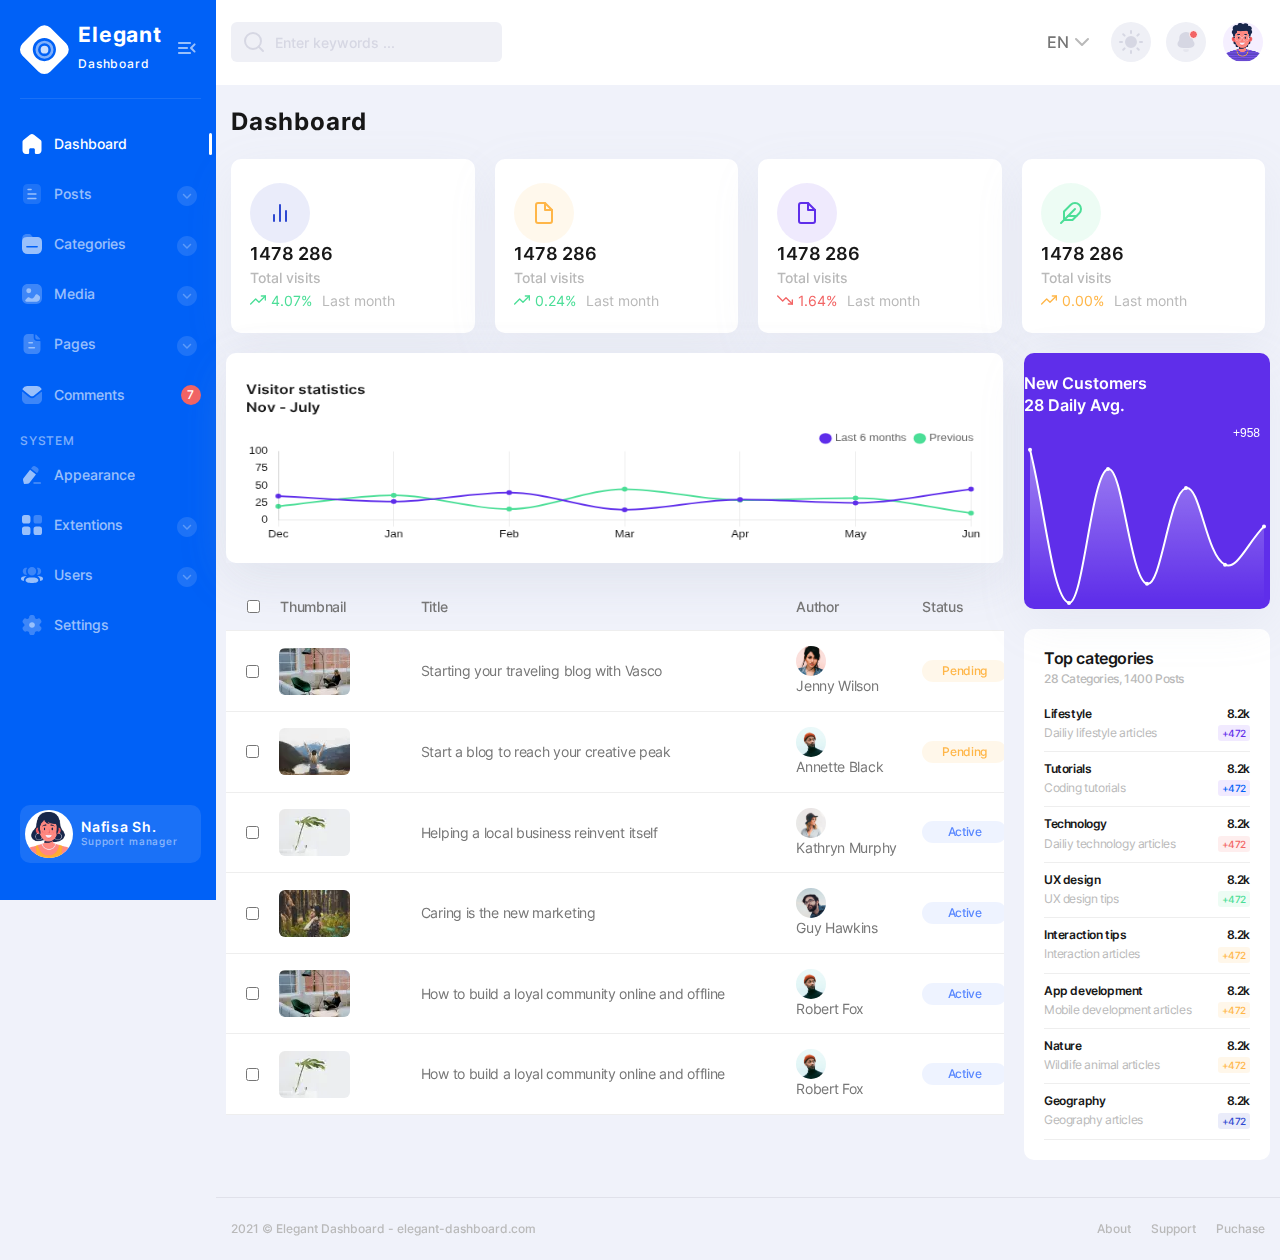
<file: FrontEnd/Dashboard/AdminDashboard/index.html>
<!DOCTYPE html>
<html lang="fa">
  <head>
    <meta charset="UTF-8" />
    <meta http-equiv="X-UA-Compatible" content="IE=edge" />
    <meta name="viewport" content="width=device-width, initial-scale=1.0" />
    <title>Elegant Dashboard | Dashboard</title>
    <!-- Favicon -->
    <link rel="shortcut icon" href="./img/svg/logo.svg" type="image/x-icon" />
    <!-- Custom styles -->
    <link rel="stylesheet" href="./css/style.min.css" />
  </head>

  <body>
    <div class="layer"></div>
    <!-- ! Body -->
    <a class="skip-link sr-only" href="#skip-target">Skip to content</a>
    <div class="page-flex">
      <!-- ! Sidebar -->
      <aside class="sidebar">
        <div class="sidebar-start">
          <div class="sidebar-head">
            <a href="/" class="logo-wrapper" title="Home">
              <span class="sr-only">Home</span>
              <span class="icon logo" aria-hidden="true"></span>
              <div class="logo-text">
                <span class="logo-title">Elegant</span>
                <span class="logo-subtitle">Dashboard</span>
              </div>
            </a>
            <button
              class="sidebar-toggle transparent-btn"
              title="Menu"
              type="button"
            >
              <span class="sr-only">Toggle menu</span>
              <span class="icon menu-toggle" aria-hidden="true"></span>
            </button>
          </div>
          <div class="sidebar-body">
            <ul class="sidebar-body-menu">
              <li>
                <a class="active" href="/"
                  ><span class="icon home" aria-hidden="true"></span
                  >Dashboard</a
                >
              </li>
              <li>
                <a class="show-cat-btn" href="##">
                  <span class="icon document" aria-hidden="true"></span>Posts
                  <span class="category__btn transparent-btn" title="Open list">
                    <span class="sr-only">Open list</span>
                    <span class="icon arrow-down" aria-hidden="true"></span>
                  </span>
                </a>
                <ul class="cat-sub-menu">
                  <li>
                    <a href="posts.html">All Posts</a>
                  </li>
                  <li>
                    <a href="new-post.html">Add new post</a>
                  </li>
                </ul>
              </li>
              <li>
                <a class="show-cat-btn" href="##">
                  <span class="icon folder" aria-hidden="true"></span>Categories
                  <span class="category__btn transparent-btn" title="Open list">
                    <span class="sr-only">Open list</span>
                    <span class="icon arrow-down" aria-hidden="true"></span>
                  </span>
                </a>
                <ul class="cat-sub-menu">
                  <li>
                    <a href="categories.html">All categories</a>
                  </li>
                </ul>
              </li>
              <li>
                <a class="show-cat-btn" href="##">
                  <span class="icon image" aria-hidden="true"></span>Media
                  <span class="category__btn transparent-btn" title="Open list">
                    <span class="sr-only">Open list</span>
                    <span class="icon arrow-down" aria-hidden="true"></span>
                  </span>
                </a>
                <ul class="cat-sub-menu">
                  <li>
                    <a href="media-01.html">Media-01</a>
                  </li>
                  <li>
                    <a href="media-02.html">Media-02</a>
                  </li>
                </ul>
              </li>
              <li>
                <a class="show-cat-btn" href="##">
                  <span class="icon paper" aria-hidden="true"></span>Pages
                  <span class="category__btn transparent-btn" title="Open list">
                    <span class="sr-only">Open list</span>
                    <span class="icon arrow-down" aria-hidden="true"></span>
                  </span>
                </a>
                <ul class="cat-sub-menu">
                  <li>
                    <a href="pages.html">All pages</a>
                  </li>
                  <li>
                    <a href="new-page.html">Add new page</a>
                  </li>
                </ul>
              </li>
              <li>
                <a href="comments.html">
                  <span class="icon message" aria-hidden="true"></span>
                  Comments
                </a>
                <span class="msg-counter">7</span>
              </li>
            </ul>
            <span class="system-menu__title">system</span>
            <ul class="sidebar-body-menu">
              <li>
                <a href="appearance.html"
                  ><span class="icon edit" aria-hidden="true"></span
                  >Appearance</a
                >
              </li>
              <li>
                <a class="show-cat-btn" href="##">
                  <span class="icon category" aria-hidden="true"></span
                  >Extentions
                  <span class="category__btn transparent-btn" title="Open list">
                    <span class="sr-only">Open list</span>
                    <span class="icon arrow-down" aria-hidden="true"></span>
                  </span>
                </a>
                <ul class="cat-sub-menu">
                  <li>
                    <a href="extention-01.html">Extentions-01</a>
                  </li>
                  <li>
                    <a href="extention-02.html">Extentions-02</a>
                  </li>
                </ul>
              </li>
              <li>
                <a class="show-cat-btn" href="##">
                  <span class="icon user-3" aria-hidden="true"></span>Users
                  <span class="category__btn transparent-btn" title="Open list">
                    <span class="sr-only">Open list</span>
                    <span class="icon arrow-down" aria-hidden="true"></span>
                  </span>
                </a>
                <ul class="cat-sub-menu">
                  <li>
                    <a href="users-01.html">Users-01</a>
                  </li>
                  <li>
                    <a href="users-02.html">Users-02</a>
                  </li>
                </ul>
              </li>
              <li>
                <a href="##"
                  ><span class="icon setting" aria-hidden="true"></span
                  >Settings</a
                >
              </li>
            </ul>
          </div>
        </div>
        <div class="sidebar-footer">
          <a href="##" class="sidebar-user">
            <span class="sidebar-user-img">
              <picture
                ><source
                  srcset="./img/avatar/avatar-illustrated-01.webp"
                  type="image/webp" />
                <img
                  src="./img/avatar/avatar-illustrated-01.png"
                  alt="User name"
              /></picture>
            </span>
            <div class="sidebar-user-info">
              <span class="sidebar-user__title">Nafisa Sh.</span>
              <span class="sidebar-user__subtitle">Support manager</span>
            </div>
          </a>
        </div>
      </aside>
      <div class="main-wrapper">
        <!-- ! Main nav -->
        <nav class="main-nav--bg">
          <div class="container main-nav">
            <div class="main-nav-start">
              <div class="search-wrapper">
                <i data-feather="search" aria-hidden="true"></i>
                <input type="text" placeholder="Enter keywords ..." required />
              </div>
            </div>
            <div class="main-nav-end">
              <button
                class="sidebar-toggle transparent-btn"
                title="Menu"
                type="button"
              >
                <span class="sr-only">Toggle menu</span>
                <span class="icon menu-toggle--gray" aria-hidden="true"></span>
              </button>
              <div class="lang-switcher-wrapper">
                <button class="lang-switcher transparent-btn" type="button">
                  EN
                  <i data-feather="chevron-down" aria-hidden="true"></i>
                </button>
                <ul class="lang-menu dropdown">
                  <li><a href="##">English</a></li>
                  <li><a href="##">French</a></li>
                  <li><a href="##">Uzbek</a></li>
                </ul>
              </div>
              <button
                class="theme-switcher gray-circle-btn"
                type="button"
                title="Switch theme"
              >
                <span class="sr-only">Switch theme</span>
                <i class="sun-icon" data-feather="sun" aria-hidden="true"></i>
                <i class="moon-icon" data-feather="moon" aria-hidden="true"></i>
              </button>
              <div class="notification-wrapper">
                <button
                  class="gray-circle-btn dropdown-btn"
                  title="To messages"
                  type="button"
                >
                  <span class="sr-only">To messages</span>
                  <span
                    class="icon notification active"
                    aria-hidden="true"
                  ></span>
                </button>
                <ul class="users-item-dropdown notification-dropdown dropdown">
                  <li>
                    <a href="##">
                      <div class="notification-dropdown-icon info">
                        <i data-feather="check"></i>
                      </div>
                      <div class="notification-dropdown-text">
                        <span class="notification-dropdown__title"
                          >System just updated</span
                        >
                        <span class="notification-dropdown__subtitle"
                          >The system has been successfully upgraded. Read more
                          here.</span
                        >
                      </div>
                    </a>
                  </li>
                  <li>
                    <a href="##">
                      <div class="notification-dropdown-icon danger">
                        <i data-feather="info" aria-hidden="true"></i>
                      </div>
                      <div class="notification-dropdown-text">
                        <span class="notification-dropdown__title"
                          >The cache is full!</span
                        >
                        <span class="notification-dropdown__subtitle"
                          >Unnecessary caches take up a lot of memory space and
                          interfere ...</span
                        >
                      </div>
                    </a>
                  </li>
                  <li>
                    <a href="##">
                      <div class="notification-dropdown-icon info">
                        <i data-feather="check" aria-hidden="true"></i>
                      </div>
                      <div class="notification-dropdown-text">
                        <span class="notification-dropdown__title"
                          >New Subscriber here!</span
                        >
                        <span class="notification-dropdown__subtitle"
                          >A new subscriber has subscribed.</span
                        >
                      </div>
                    </a>
                  </li>
                  <li>
                    <a class="link-to-page" href="##"
                      >Go to Notifications page</a
                    >
                  </li>
                </ul>
              </div>
              <div class="nav-user-wrapper">
                <button
                  href="##"
                  class="nav-user-btn dropdown-btn"
                  title="My profile"
                  type="button"
                >
                  <span class="sr-only">My profile</span>
                  <span class="nav-user-img">
                    <picture
                      ><source
                        srcset="./img/avatar/avatar-illustrated-02.webp"
                        type="image/webp" />
                      <img
                        src="./img/avatar/avatar-illustrated-02.png"
                        alt="User name"
                    /></picture>
                  </span>
                </button>
                <ul class="users-item-dropdown nav-user-dropdown dropdown">
                  <li>
                    <a href="##">
                      <i data-feather="user" aria-hidden="true"></i>
                      <span>Profile</span>
                    </a>
                  </li>
                  <li>
                    <a href="##">
                      <i data-feather="settings" aria-hidden="true"></i>
                      <span>Account settings</span>
                    </a>
                  </li>
                  <li>
                    <a class="danger" href="##">
                      <i data-feather="log-out" aria-hidden="true"></i>
                      <span>Log out</span>
                    </a>
                  </li>
                </ul>
              </div>
            </div>
          </div>
        </nav>
        <!-- ! Main -->
        <main class="main users chart-page" id="skip-target">
          <div class="container">
            <h2 class="main-title">Dashboard</h2>
            <div class="row stat-cards">
              <div class="col-md-6 col-xl-3">
                <article class="stat-cards-item">
                  <div class="stat-cards-icon primary">
                    <i data-feather="bar-chart-2" aria-hidden="true"></i>
                  </div>
                  <div class="stat-cards-info">
                    <p class="stat-cards-info__num">1478 286</p>
                    <p class="stat-cards-info__title">Total visits</p>
                    <p class="stat-cards-info__progress">
                      <span class="stat-cards-info__profit success">
                        <i data-feather="trending-up" aria-hidden="true"></i
                        >4.07%
                      </span>
                      Last month
                    </p>
                  </div>
                </article>
              </div>
              <div class="col-md-6 col-xl-3">
                <article class="stat-cards-item">
                  <div class="stat-cards-icon warning">
                    <i data-feather="file" aria-hidden="true"></i>
                  </div>
                  <div class="stat-cards-info">
                    <p class="stat-cards-info__num">1478 286</p>
                    <p class="stat-cards-info__title">Total visits</p>
                    <p class="stat-cards-info__progress">
                      <span class="stat-cards-info__profit success">
                        <i data-feather="trending-up" aria-hidden="true"></i
                        >0.24%
                      </span>
                      Last month
                    </p>
                  </div>
                </article>
              </div>
              <div class="col-md-6 col-xl-3">
                <article class="stat-cards-item">
                  <div class="stat-cards-icon purple">
                    <i data-feather="file" aria-hidden="true"></i>
                  </div>
                  <div class="stat-cards-info">
                    <p class="stat-cards-info__num">1478 286</p>
                    <p class="stat-cards-info__title">Total visits</p>
                    <p class="stat-cards-info__progress">
                      <span class="stat-cards-info__profit danger">
                        <i data-feather="trending-down" aria-hidden="true"></i
                        >1.64%
                      </span>
                      Last month
                    </p>
                  </div>
                </article>
              </div>
              <div class="col-md-6 col-xl-3">
                <article class="stat-cards-item">
                  <div class="stat-cards-icon success">
                    <i data-feather="feather" aria-hidden="true"></i>
                  </div>
                  <div class="stat-cards-info">
                    <p class="stat-cards-info__num">1478 286</p>
                    <p class="stat-cards-info__title">Total visits</p>
                    <p class="stat-cards-info__progress">
                      <span class="stat-cards-info__profit warning">
                        <i data-feather="trending-up" aria-hidden="true"></i
                        >0.00%
                      </span>
                      Last month
                    </p>
                  </div>
                </article>
              </div>
            </div>
            <div class="row">
              <div class="col-lg-9">
                <div class="chart">
                  <canvas
                    id="myChart"
                    aria-label="Site statistics"
                    role="img"
                  ></canvas>
                </div>
                <div class="users-table table-wrapper">
                  <table class="posts-table">
                    <thead>
                      <tr class="users-table-info">
                        <th>
                          <label class="users-table__checkbox ms-20">
                            <input type="checkbox" class="check-all" />Thumbnail
                          </label>
                        </th>
                        <th>Title</th>
                        <th>Author</th>
                        <th>Status</th>
                        <th>Date</th>
                        <th>Action</th>
                      </tr>
                    </thead>
                    <tbody>
                      <tr>
                        <td>
                          <label class="users-table__checkbox">
                            <input type="checkbox" class="check" />
                            <div class="categories-table-img">
                              <picture
                                ><source
                                  srcset="./img/categories/01.webp"
                                  type="image/webp" />
                                <img
                                  src="./img/categories/01.jpg"
                                  alt="category"
                              /></picture>
                            </div>
                          </label>
                        </td>
                        <td>Starting your traveling blog with Vasco</td>
                        <td>
                          <div class="pages-table-img">
                            <picture
                              ><source
                                srcset="./img/avatar/avatar-face-04.webp"
                                type="image/webp" />
                              <img
                                src="./img/avatar/avatar-face-04.png"
                                alt="User Name"
                            /></picture>
                            Jenny Wilson
                          </div>
                        </td>
                        <td><span class="badge-pending">Pending</span></td>
                        <td>17.04.2021</td>
                        <td>
                          <span class="p-relative">
                            <button
                              class="dropdown-btn transparent-btn"
                              type="button"
                              title="More info"
                            >
                              <div class="sr-only">More info</div>
                              <i
                                data-feather="more-horizontal"
                                aria-hidden="true"
                              ></i>
                            </button>
                            <ul class="users-item-dropdown dropdown">
                              <li><a href="##">Edit</a></li>
                              <li><a href="##">Quick edit</a></li>
                              <li><a href="##">Trash</a></li>
                            </ul>
                          </span>
                        </td>
                      </tr>
                      <tr>
                        <td>
                          <label class="users-table__checkbox">
                            <input type="checkbox" class="check" />
                            <div class="categories-table-img">
                              <picture
                                ><source
                                  srcset="./img/categories/02.webp"
                                  type="image/webp" />
                                <img
                                  src="./img/categories/02.jpg"
                                  alt="category"
                              /></picture>
                            </div>
                          </label>
                        </td>
                        <td>Start a blog to reach your creative peak</td>
                        <td>
                          <div class="pages-table-img">
                            <picture
                              ><source
                                srcset="./img/avatar/avatar-face-03.webp"
                                type="image/webp" />
                              <img
                                src="./img/avatar/avatar-face-03.png"
                                alt="User Name"
                            /></picture>
                            Annette Black
                          </div>
                        </td>
                        <td><span class="badge-pending">Pending</span></td>
                        <td>23.04.2021</td>
                        <td>
                          <span class="p-relative">
                            <button
                              class="dropdown-btn transparent-btn"
                              type="button"
                              title="More info"
                            >
                              <div class="sr-only">More info</div>
                              <i
                                data-feather="more-horizontal"
                                aria-hidden="true"
                              ></i>
                            </button>
                            <ul class="users-item-dropdown dropdown">
                              <li><a href="##">Edit</a></li>
                              <li><a href="##">Quick edit</a></li>
                              <li><a href="##">Trash</a></li>
                            </ul>
                          </span>
                        </td>
                      </tr>
                      <tr>
                        <td>
                          <label class="users-table__checkbox">
                            <input type="checkbox" class="check" />
                            <div class="categories-table-img">
                              <picture
                                ><source
                                  srcset="./img/categories/03.webp"
                                  type="image/webp" />
                                <img
                                  src="./img/categories/03.jpg"
                                  alt="category"
                              /></picture>
                            </div>
                          </label>
                        </td>
                        <td>Helping a local business reinvent itself</td>
                        <td>
                          <div class="pages-table-img">
                            <picture
                              ><source
                                srcset="./img/avatar/avatar-face-02.webp"
                                type="image/webp" />
                              <img
                                src="./img/avatar/avatar-face-02.png"
                                alt="User Name"
                            /></picture>
                            Kathryn Murphy
                          </div>
                        </td>
                        <td><span class="badge-active">Active</span></td>
                        <td>17.04.2021</td>
                        <td>
                          <span class="p-relative">
                            <button
                              class="dropdown-btn transparent-btn"
                              type="button"
                              title="More info"
                            >
                              <div class="sr-only">More info</div>
                              <i
                                data-feather="more-horizontal"
                                aria-hidden="true"
                              ></i>
                            </button>
                            <ul class="users-item-dropdown dropdown">
                              <li><a href="##">Edit</a></li>
                              <li><a href="##">Quick edit</a></li>
                              <li><a href="##">Trash</a></li>
                            </ul>
                          </span>
                        </td>
                      </tr>
                      <tr>
                        <td>
                          <label class="users-table__checkbox">
                            <input type="checkbox" class="check" />
                            <div class="categories-table-img">
                              <picture
                                ><source
                                  srcset="./img/categories/04.webp"
                                  type="image/webp" />
                                <img
                                  src="./img/categories/04.jpg"
                                  alt="category"
                              /></picture>
                            </div>
                          </label>
                        </td>
                        <td>Caring is the new marketing</td>
                        <td>
                          <div class="pages-table-img">
                            <picture
                              ><source
                                srcset="./img/avatar/avatar-face-05.webp"
                                type="image/webp" />
                              <img
                                src="./img/avatar/avatar-face-05.png"
                                alt="User Name"
                            /></picture>
                            Guy Hawkins
                          </div>
                        </td>
                        <td><span class="badge-active">Active</span></td>
                        <td>17.04.2021</td>
                        <td>
                          <span class="p-relative">
                            <button
                              class="dropdown-btn transparent-btn"
                              type="button"
                              title="More info"
                            >
                              <div class="sr-only">More info</div>
                              <i
                                data-feather="more-horizontal"
                                aria-hidden="true"
                              ></i>
                            </button>
                            <ul class="users-item-dropdown dropdown">
                              <li><a href="##">Edit</a></li>
                              <li><a href="##">Quick edit</a></li>
                              <li><a href="##">Trash</a></li>
                            </ul>
                          </span>
                        </td>
                      </tr>
                      <tr>
                        <td>
                          <label class="users-table__checkbox">
                            <input type="checkbox" class="check" />
                            <div class="categories-table-img">
                              <picture
                                ><source
                                  srcset="./img/categories/01.webp"
                                  type="image/webp" />
                                <img
                                  src="./img/categories/01.jpg"
                                  alt="category"
                              /></picture>
                            </div>
                          </label>
                        </td>
                        <td>
                          How to build a loyal community online and offline
                        </td>
                        <td>
                          <div class="pages-table-img">
                            <picture
                              ><source
                                srcset="./img/avatar/avatar-face-03.webp"
                                type="image/webp" />
                              <img
                                src="./img/avatar/avatar-face-03.png"
                                alt="User Name"
                            /></picture>
                            Robert Fox
                          </div>
                        </td>
                        <td><span class="badge-active">Active</span></td>
                        <td>17.04.2021</td>
                        <td>
                          <span class="p-relative">
                            <button
                              class="dropdown-btn transparent-btn"
                              type="button"
                              title="More info"
                            >
                              <div class="sr-only">More info</div>
                              <i
                                data-feather="more-horizontal"
                                aria-hidden="true"
                              ></i>
                            </button>
                            <ul class="users-item-dropdown dropdown">
                              <li><a href="##">Edit</a></li>
                              <li><a href="##">Quick edit</a></li>
                              <li><a href="##">Trash</a></li>
                            </ul>
                          </span>
                        </td>
                      </tr>
                      <tr>
                        <td>
                          <label class="users-table__checkbox">
                            <input type="checkbox" class="check" />
                            <div class="categories-table-img">
                              <picture
                                ><source
                                  srcset="./img/categories/03.webp"
                                  type="image/webp" />
                                <img
                                  src="./img/categories/03.jpg"
                                  alt="category"
                              /></picture>
                            </div>
                          </label>
                        </td>
                        <td>
                          How to build a loyal community online and offline
                        </td>
                        <td>
                          <div class="pages-table-img">
                            <picture
                              ><source
                                srcset="./img/avatar/avatar-face-03.webp"
                                type="image/webp" />
                              <img
                                src="./img/avatar/avatar-face-03.png"
                                alt="User Name"
                            /></picture>
                            Robert Fox
                          </div>
                        </td>
                        <td><span class="badge-active">Active</span></td>
                        <td>17.04.2021</td>
                        <td>
                          <span class="p-relative">
                            <button
                              class="dropdown-btn transparent-btn"
                              type="button"
                              title="More info"
                            >
                              <div class="sr-only">More info</div>
                              <i
                                data-feather="more-horizontal"
                                aria-hidden="true"
                              ></i>
                            </button>
                            <ul class="users-item-dropdown dropdown">
                              <li><a href="##">Edit</a></li>
                              <li><a href="##">Quick edit</a></li>
                              <li><a href="##">Trash</a></li>
                            </ul>
                          </span>
                        </td>
                      </tr>
                    </tbody>
                  </table>
                </div>
              </div>
              <div class="col-lg-3">
                <article class="customers-wrapper">
                  <canvas
                    id="customersChart"
                    aria-label="Customers statistics"
                    role="img"
                  ></canvas>
                  <!--              <p class="customers__title">New Customers <span>+958</span></p>
              <p class="customers__date">28 Daily Avg.</p>
              <picture><source srcset="./img/svg/customers.svg" type="image/webp"><img src="./img/svg/customers.svg" alt=""></picture> -->
                </article>
                <article class="white-block">
                  <div class="top-cat-title">
                    <h3>Top categories</h3>
                    <p>28 Categories, 1400 Posts</p>
                  </div>
                  <ul class="top-cat-list">
                    <li>
                      <a href="##">
                        <div class="top-cat-list__title">
                          Lifestyle <span>8.2k</span>
                        </div>
                        <div class="top-cat-list__subtitle">
                          Dailiy lifestyle articles
                          <span class="purple">+472</span>
                        </div>
                      </a>
                    </li>
                    <li>
                      <a href="##">
                        <div class="top-cat-list__title">
                          Tutorials <span>8.2k</span>
                        </div>
                        <div class="top-cat-list__subtitle">
                          Coding tutorials <span class="blue">+472</span>
                        </div>
                      </a>
                    </li>
                    <li>
                      <a href="##">
                        <div class="top-cat-list__title">
                          Technology <span>8.2k</span>
                        </div>
                        <div class="top-cat-list__subtitle">
                          Dailiy technology articles
                          <span class="danger">+472</span>
                        </div>
                      </a>
                    </li>
                    <li>
                      <a href="##">
                        <div class="top-cat-list__title">
                          UX design <span>8.2k</span>
                        </div>
                        <div class="top-cat-list__subtitle">
                          UX design tips <span class="success">+472</span>
                        </div>
                      </a>
                    </li>
                    <li>
                      <a href="##">
                        <div class="top-cat-list__title">
                          Interaction tips <span>8.2k</span>
                        </div>
                        <div class="top-cat-list__subtitle">
                          Interaction articles <span class="warning">+472</span>
                        </div>
                      </a>
                    </li>
                    <li>
                      <a href="##">
                        <div class="top-cat-list__title">
                          App development <span>8.2k</span>
                        </div>
                        <div class="top-cat-list__subtitle">
                          Mobile development articles
                          <span class="warning">+472</span>
                        </div>
                      </a>
                    </li>
                    <li>
                      <a href="##">
                        <div class="top-cat-list__title">
                          Nature <span>8.2k</span>
                        </div>
                        <div class="top-cat-list__subtitle">
                          Wildlife animal articles
                          <span class="warning">+472</span>
                        </div>
                      </a>
                    </li>
                    <li>
                      <a href="##">
                        <div class="top-cat-list__title">
                          Geography <span>8.2k</span>
                        </div>
                        <div class="top-cat-list__subtitle">
                          Geography articles <span class="primary">+472</span>
                        </div>
                      </a>
                    </li>
                  </ul>
                </article>
              </div>
            </div>
          </div>
        </main>
        <!-- ! Footer -->
        <footer class="footer">
          <div class="container footer--flex">
            <div class="footer-start">
              <p>
                2021 © Elegant Dashboard -
                <a
                  href="elegant-dashboard.com"
                  target="_blank"
                  rel="noopener noreferrer"
                  >elegant-dashboard.com</a
                >
              </p>
            </div>
            <ul class="footer-end">
              <li><a href="##">About</a></li>
              <li><a href="##">Support</a></li>
              <li><a href="##">Puchase</a></li>
            </ul>
          </div>
        </footer>
      </div>
    </div>
    <!-- Chart library -->
    <script src="./plugins/chart.min.js"></script>
    <!-- Icons library -->
    <script src="plugins/feather.min.js"></script>
    <!-- Custom scripts -->
    <script src="js/script.js"></script>
  </body>
</html>
</file>
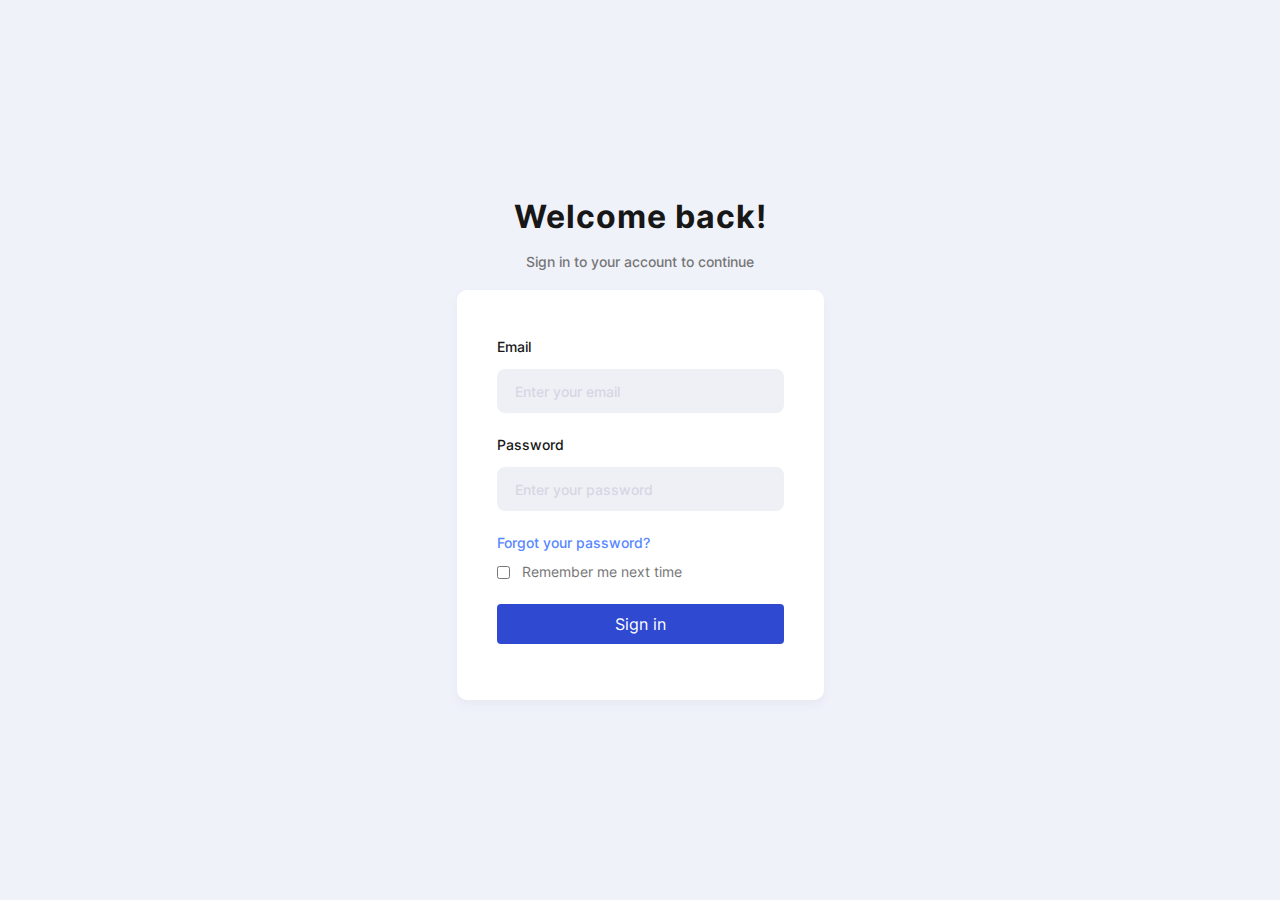
<file: FrontEnd/Dashboard/AdminDashboard/signin.html>
<!DOCTYPE html><html lang="en"><head>  <meta charset="UTF-8">  <meta http-equiv="X-UA-Compatible" content="IE=edge">  <meta name="viewport" content="width=device-width, initial-scale=1.0">  <title>Elegant Dashboard | Sign In</title>  <!-- Favicon -->  <link rel="shortcut icon" href="./img/svg/logo.svg" type="image/x-icon">  <!-- Custom styles -->  <link rel="stylesheet" href="./css/style.min.css"></head><body>  <div class="layer"></div><main class="page-center">  <article class="sign-up">    <h1 class="sign-up__title">Welcome back!</h1>    <p class="sign-up__subtitle">Sign in to your account to continue</p>    <form class="sign-up-form form" action="" method="">      <label class="form-label-wrapper">        <p class="form-label">Email</p>        <input class="form-input" type="email" placeholder="Enter your email" required>      </label>      <label class="form-label-wrapper">        <p class="form-label">Password</p>        <input class="form-input" type="password" placeholder="Enter your password" required>      </label>      <a class="link-info forget-link" href="##">Forgot your password?</a>      <label class="form-checkbox-wrapper">        <input class="form-checkbox" type="checkbox" required>        <span class="form-checkbox-label">Remember me next time</span>      </label>      <button class="form-btn primary-default-btn transparent-btn">Sign in</button>    </form>  </article></main><!-- Chart library --><script src="./plugins/chart.min.js"></script><!-- Icons library --><script src="plugins/feather.min.js"></script><!-- Custom scripts --><script src="js/script.js"></script></body></html>
</file>
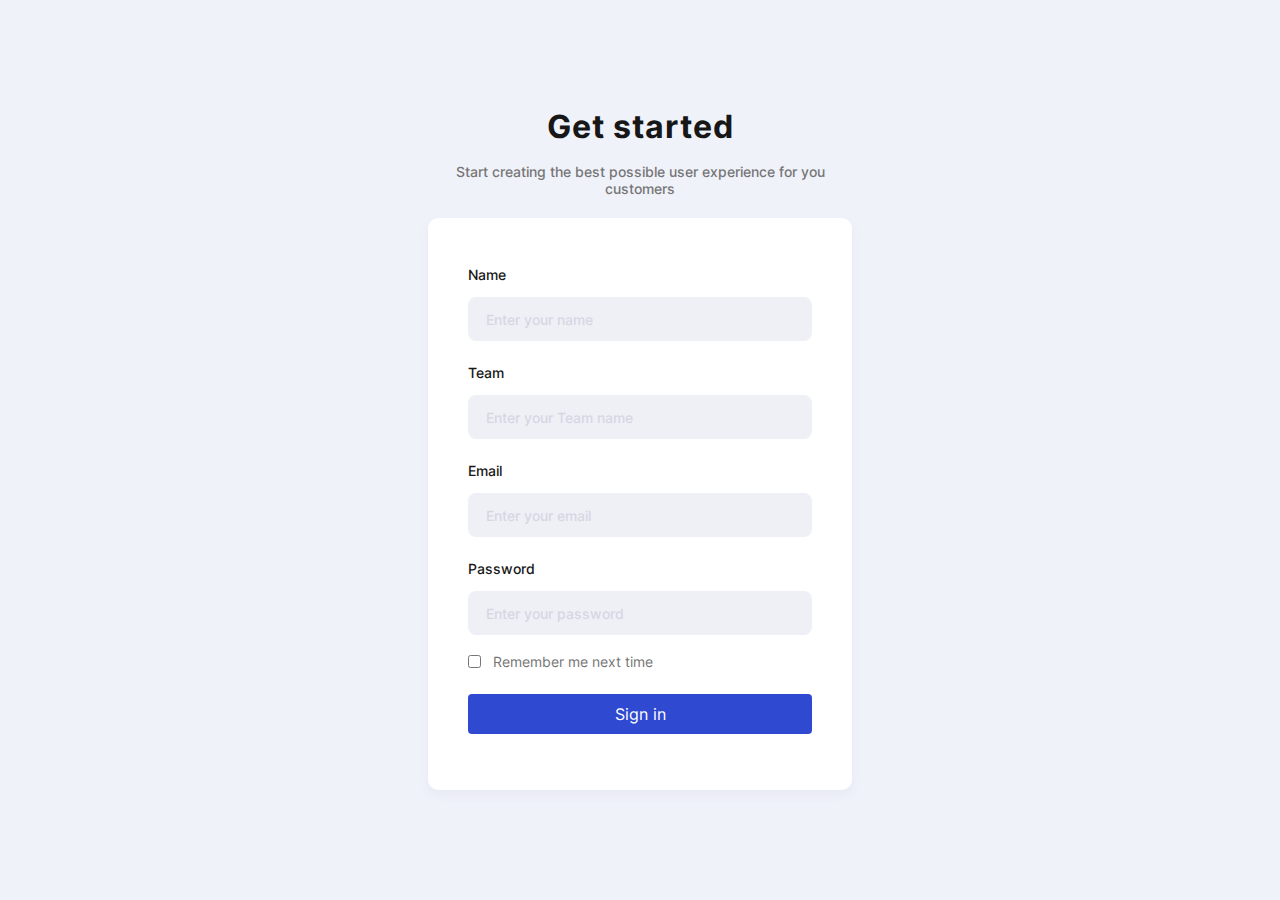
<file: FrontEnd/Dashboard/AdminDashboard/signup.html>
<!DOCTYPE html><html lang="en"><head>  <meta charset="UTF-8">  <meta http-equiv="X-UA-Compatible" content="IE=edge">  <meta name="viewport" content="width=device-width, initial-scale=1.0">  <title>Elegant Dashboard | Sign Up</title>  <!-- Favicon -->  <link rel="shortcut icon" href="./img/svg/logo.svg" type="image/x-icon">  <!-- Custom styles -->  <link rel="stylesheet" href="./css/style.min.css"></head><body>  <div class="layer"></div><main class="page-center">  <article class="sign-up">    <h1 class="sign-up__title">Get started</h1>    <p class="sign-up__subtitle">Start creating the best possible user experience for you customers</p>    <form class="sign-up-form form" action="" method="">      <label class="form-label-wrapper">        <p class="form-label">Name</p>        <input class="form-input" type="text" placeholder="Enter your name" required>      </label>      <label class="form-label-wrapper">        <p class="form-label">Team</p>        <input class="form-input" type="email" placeholder="Enter your Team name" required>      </label>      <label class="form-label-wrapper">        <p class="form-label">Email</p>        <input class="form-input" type="email" placeholder="Enter your email" required>      </label>      <label class="form-label-wrapper">        <p class="form-label">Password</p>        <input class="form-input" type="password" placeholder="Enter your password" required>      </label>      <label class="form-checkbox-wrapper">        <input class="form-checkbox" type="checkbox" required>        <span class="form-checkbox-label">Remember me next time</span>      </label>      <button class="form-btn primary-default-btn transparent-btn">Sign in</button>    </form>  </article></main><!-- Chart library --><script src="./plugins/chart.min.js"></script><!-- Icons library --><script src="plugins/feather.min.js"></script><!-- Custom scripts --><script src="js/script.js"></script></body></html>
</file>
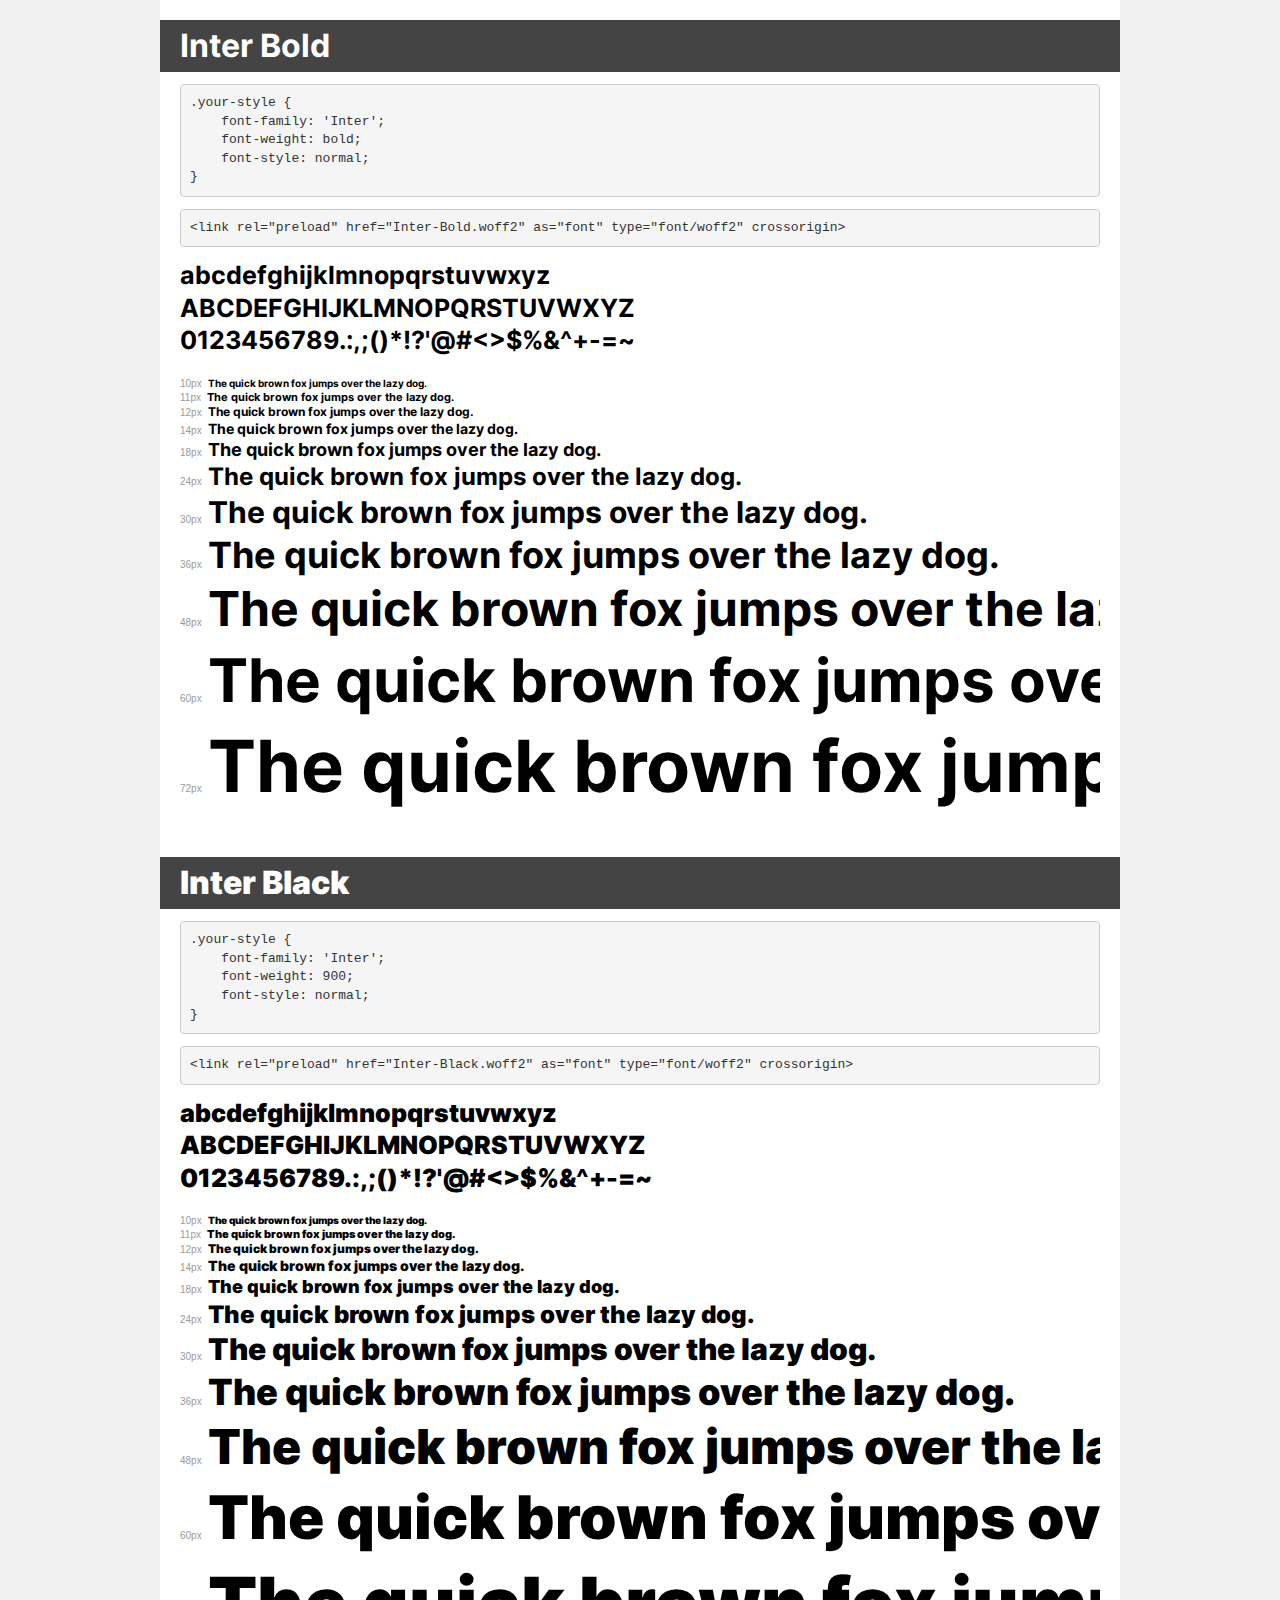
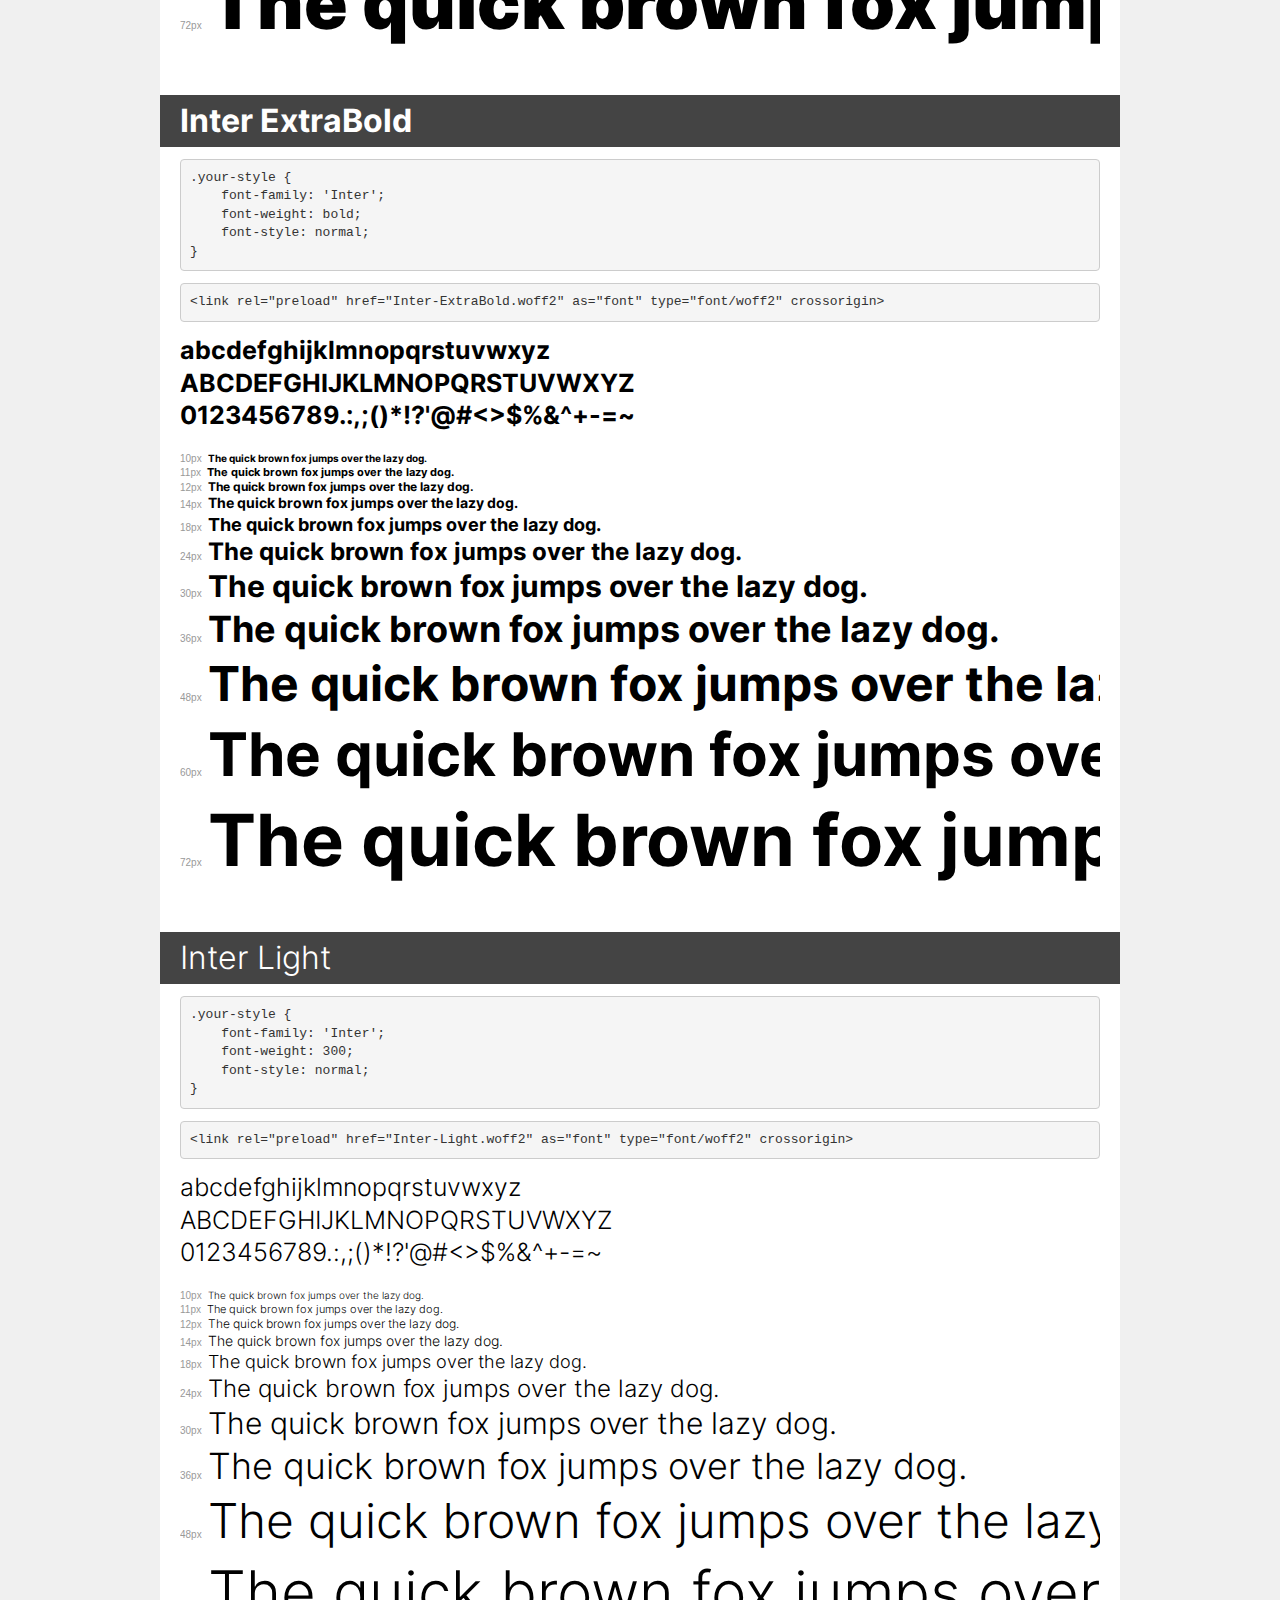
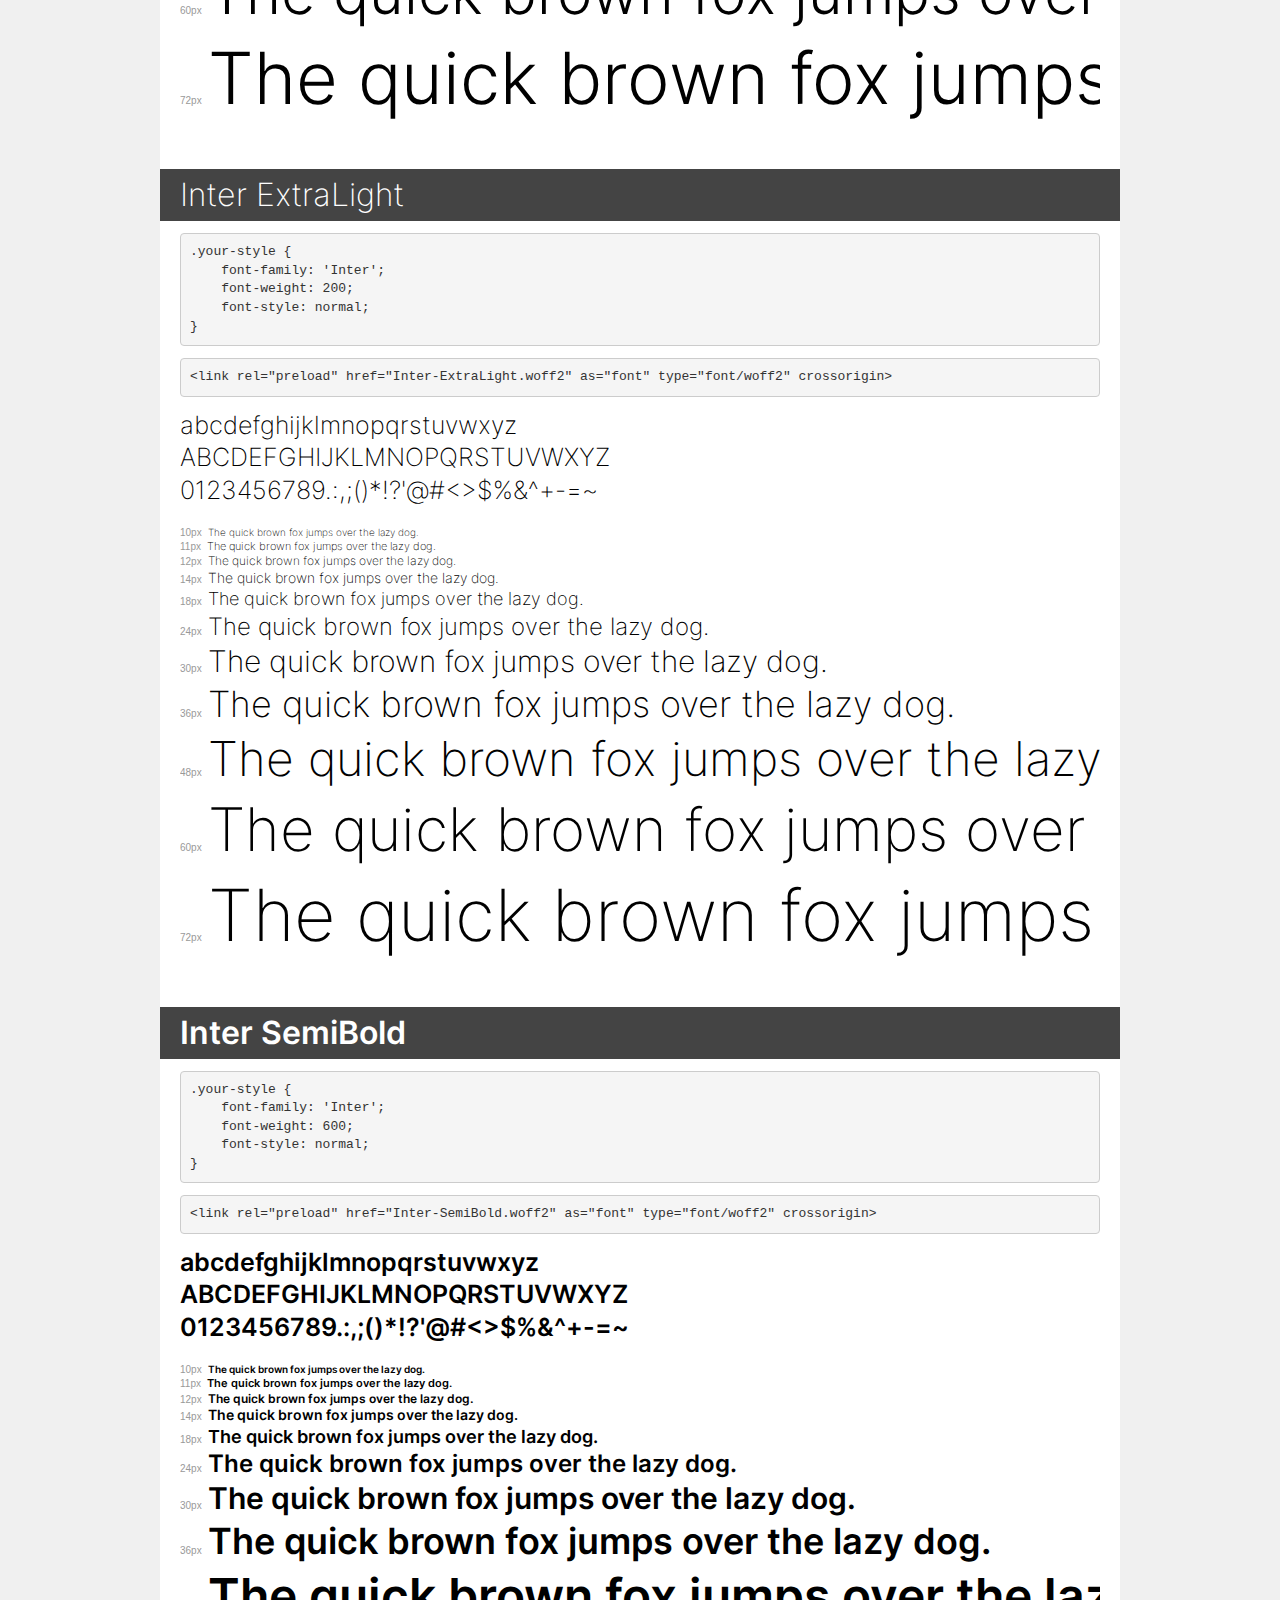
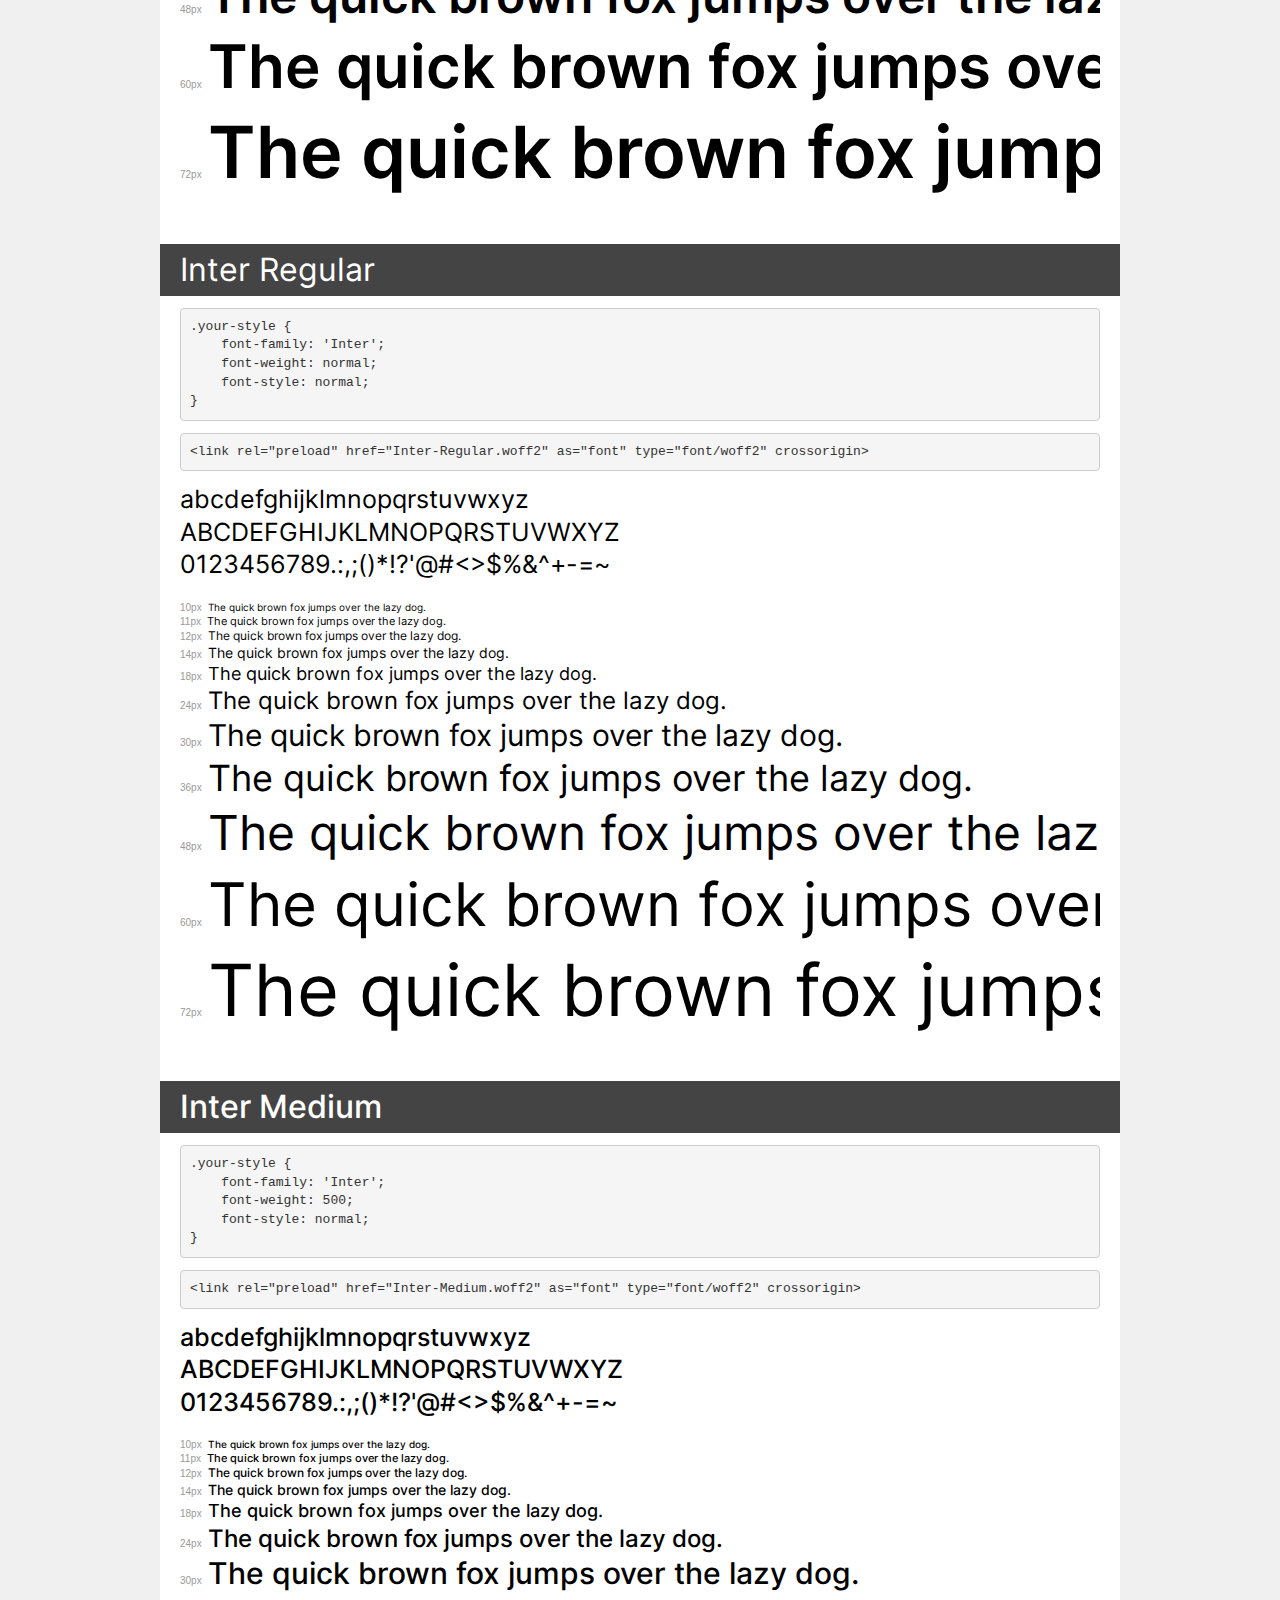
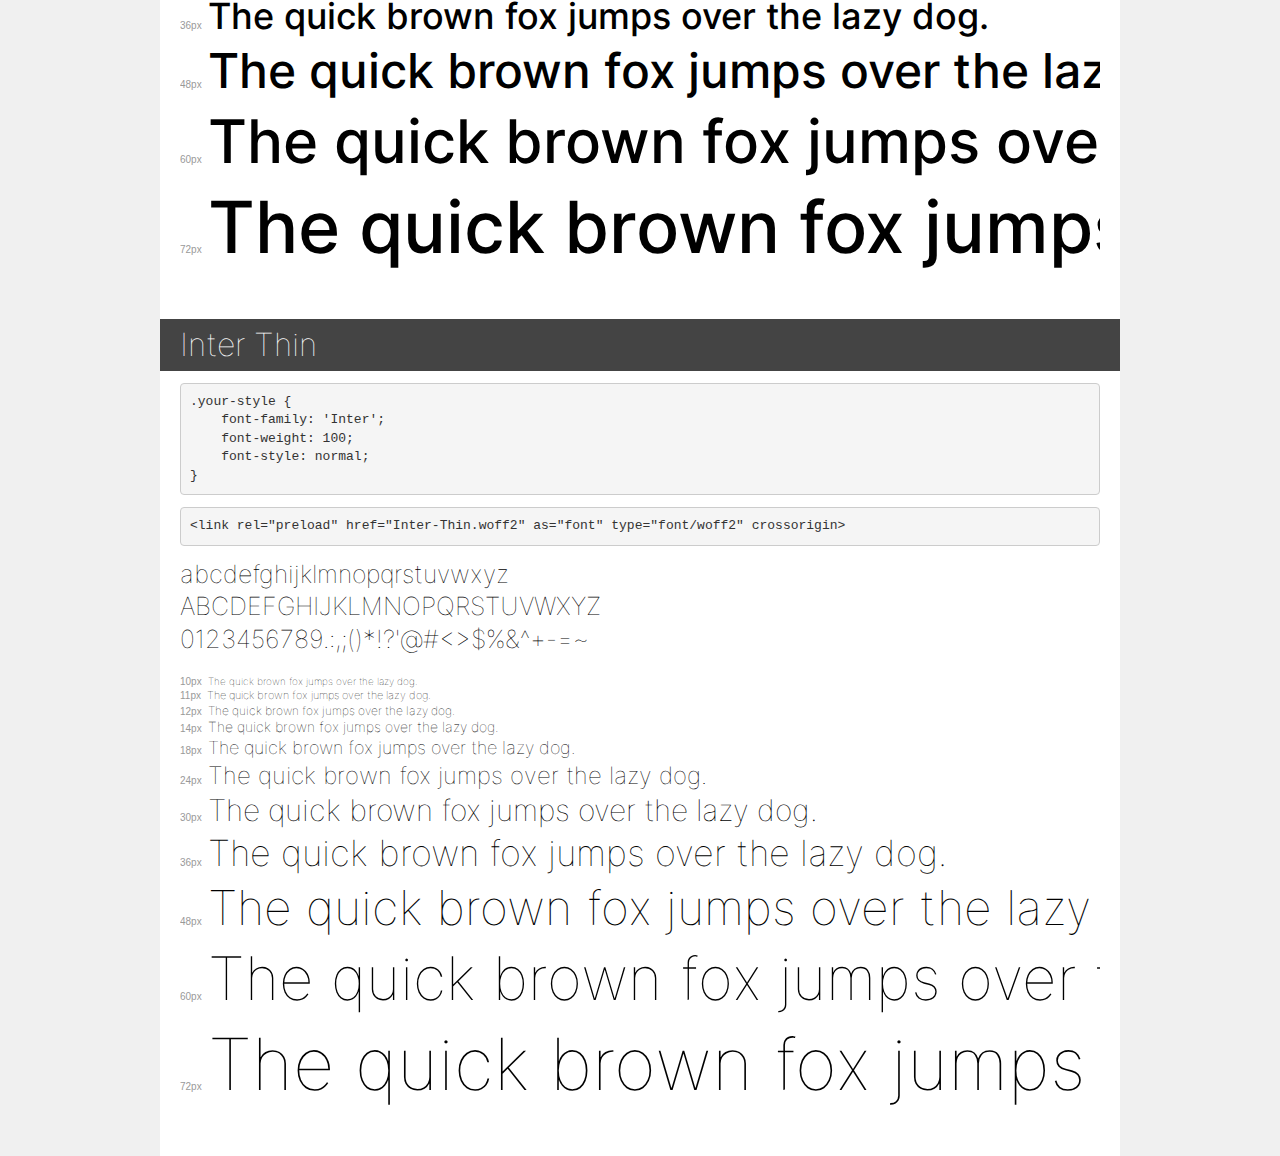
<file: FrontEnd/Dashboard/AdminDashboard/fonts/demo.html>
<!DOCTYPE html>
<html lang="en">
<head>
    <meta charset="utf-8">
    <meta http-equiv="X-UA-Compatible" content="IE=edge">
    <meta name="viewport" content="width=device-width, initial-scale=1">
    <meta name="robots" content="noindex, noarchive">
    <meta name="format-detection" content="telephone=no">
    <title>Transfonter demo</title>
    <link href="stylesheet.css" rel="stylesheet">
    <style>
        /*
        http://meyerweb.com/eric/tools/css/reset/
        v2.0 | 20110126
        License: none (public domain)
        */
        html, body, div, span, applet, object, iframe,
        h1, h2, h3, h4, h5, h6, p, blockquote, pre,
        a, abbr, acronym, address, big, cite, code,
        del, dfn, em, img, ins, kbd, q, s, samp,
        small, strike, strong, sub, sup, tt, var,
        b, u, i, center,
        dl, dt, dd, ol, ul, li,
        fieldset, form, label, legend,
        table, caption, tbody, tfoot, thead, tr, th, td,
        article, aside, canvas, details, embed,
        figure, figcaption, footer, header, hgroup,
        menu, nav, output, ruby, section, summary,
        time, mark, audio, video {
            margin: 0;
            padding: 0;
            border: 0;
            font-size: 100%;
            font: inherit;
            vertical-align: baseline;
        }
        /* HTML5 display-role reset for older browsers */
        article, aside, details, figcaption, figure,
        footer, header, hgroup, menu, nav, section {
            display: block;
        }
        body {
            line-height: 1;
        }
        ol, ul {
            list-style: none;
        }
        blockquote, q {
            quotes: none;
        }
        blockquote:before, blockquote:after,
        q:before, q:after {
            content: '';
            content: none;
        }
        table {
            border-collapse: collapse;
            border-spacing: 0;
        }
        /* demo styles */
        body {
            background: #f0f0f0;
            color: #000;
        }
        .page {
            background: #fff;
            width: 920px;
            margin: 0 auto;
            padding: 20px 20px 0 20px;
            overflow: hidden;
        }
        .font-container {
            overflow-x: auto;
            overflow-y: hidden;
            margin-bottom: 40px;
            line-height: 1.3;
            white-space: nowrap;
            padding-bottom: 5px;
        }
        h1 {
            position: relative;
            background: #444;
            font-size: 32px;
            color: #fff;
            padding: 10px 20px;
            margin: 0 -20px 12px -20px;
        }
        .letters {
            font-size: 25px;
            margin-bottom: 20px;
        }
        .s10:before {
            content: '10px';
        }
        .s11:before {
            content: '11px';
        }
        .s12:before {
            content: '12px';
        }
        .s14:before {
            content: '14px';
        }
        .s18:before {
            content: '18px';
        }
        .s24:before {
            content: '24px';
        }
        .s30:before {
            content: '30px';
        }
        .s36:before {
            content: '36px';
        }
        .s48:before {
            content: '48px';
        }
        .s60:before {
            content: '60px';
        }
        .s72:before {
            content: '72px';
        }
        .s10:before, .s11:before, .s12:before, .s14:before,
        .s18:before, .s24:before, .s30:before, .s36:before,
        .s48:before, .s60:before, .s72:before {
            font-family: Arial, sans-serif;
            font-size: 10px;
            font-weight: normal;
            font-style: normal;
            color: #999;
            padding-right: 6px;
        }
        pre {
            display: block;
            padding: 9px;
            margin: 0 0 12px;
            font-family: Monaco, Menlo, Consolas, "Courier New", monospace;
            font-size: 13px;
            line-height: 1.428571429;
            color: #333;
            font-weight: normal;
            font-style: normal;
            background-color: #f5f5f5;
            border: 1px solid #ccc;
            overflow-x: auto;
            border-radius: 4px;
        }
        /* responsive */
        @media (max-width: 959px) {
            .page {
                width: auto;
                margin: 0;
            }
        }
    </style>
</head>
<body>
<div class="page">
    <div class="demo">
        <h1 style="font-family: 'Inter'; font-weight: bold; font-style: normal;">Inter Bold</h1>
        <pre title="Usage">.your-style {
    font-family: 'Inter';
    font-weight: bold;
    font-style: normal;
}</pre>
        <pre title="Preload (optional)">
&lt;link rel=&quot;preload&quot; href=&quot;Inter-Bold.woff2&quot; as=&quot;font&quot; type=&quot;font/woff2&quot; crossorigin&gt;</pre>
        <div class="font-container" style="font-family: 'Inter'; font-weight: bold; font-style: normal;">
            <p class="letters">
                abcdefghijklmnopqrstuvwxyz<br>
ABCDEFGHIJKLMNOPQRSTUVWXYZ<br>
                0123456789.:,;()*!?'@#&lt;&gt;$%&^+-=~
            </p>
            <p class="s10" style="font-size: 10px;">The quick brown fox jumps over the lazy dog.</p>
            <p class="s11" style="font-size: 11px;">The quick brown fox jumps over the lazy dog.</p>
            <p class="s12" style="font-size: 12px;">The quick brown fox jumps over the lazy dog.</p>
            <p class="s14" style="font-size: 14px;">The quick brown fox jumps over the lazy dog.</p>
            <p class="s18" style="font-size: 18px;">The quick brown fox jumps over the lazy dog.</p>
            <p class="s24" style="font-size: 24px;">The quick brown fox jumps over the lazy dog.</p>
            <p class="s30" style="font-size: 30px;">The quick brown fox jumps over the lazy dog.</p>
            <p class="s36" style="font-size: 36px;">The quick brown fox jumps over the lazy dog.</p>
            <p class="s48" style="font-size: 48px;">The quick brown fox jumps over the lazy dog.</p>
            <p class="s60" style="font-size: 60px;">The quick brown fox jumps over the lazy dog.</p>
            <p class="s72" style="font-size: 72px;">The quick brown fox jumps over the lazy dog.</p>
        </div>
    </div>

    <div class="demo">
        <h1 style="font-family: 'Inter'; font-weight: 900; font-style: normal;">Inter Black</h1>
        <pre title="Usage">.your-style {
    font-family: 'Inter';
    font-weight: 900;
    font-style: normal;
}</pre>
        <pre title="Preload (optional)">
&lt;link rel=&quot;preload&quot; href=&quot;Inter-Black.woff2&quot; as=&quot;font&quot; type=&quot;font/woff2&quot; crossorigin&gt;</pre>
        <div class="font-container" style="font-family: 'Inter'; font-weight: 900; font-style: normal;">
            <p class="letters">
                abcdefghijklmnopqrstuvwxyz<br>
ABCDEFGHIJKLMNOPQRSTUVWXYZ<br>
                0123456789.:,;()*!?'@#&lt;&gt;$%&^+-=~
            </p>
            <p class="s10" style="font-size: 10px;">The quick brown fox jumps over the lazy dog.</p>
            <p class="s11" style="font-size: 11px;">The quick brown fox jumps over the lazy dog.</p>
            <p class="s12" style="font-size: 12px;">The quick brown fox jumps over the lazy dog.</p>
            <p class="s14" style="font-size: 14px;">The quick brown fox jumps over the lazy dog.</p>
            <p class="s18" style="font-size: 18px;">The quick brown fox jumps over the lazy dog.</p>
            <p class="s24" style="font-size: 24px;">The quick brown fox jumps over the lazy dog.</p>
            <p class="s30" style="font-size: 30px;">The quick brown fox jumps over the lazy dog.</p>
            <p class="s36" style="font-size: 36px;">The quick brown fox jumps over the lazy dog.</p>
            <p class="s48" style="font-size: 48px;">The quick brown fox jumps over the lazy dog.</p>
            <p class="s60" style="font-size: 60px;">The quick brown fox jumps over the lazy dog.</p>
            <p class="s72" style="font-size: 72px;">The quick brown fox jumps over the lazy dog.</p>
        </div>
    </div>

    <div class="demo">
        <h1 style="font-family: 'Inter'; font-weight: bold; font-style: normal;">Inter ExtraBold</h1>
        <pre title="Usage">.your-style {
    font-family: 'Inter';
    font-weight: bold;
    font-style: normal;
}</pre>
        <pre title="Preload (optional)">
&lt;link rel=&quot;preload&quot; href=&quot;Inter-ExtraBold.woff2&quot; as=&quot;font&quot; type=&quot;font/woff2&quot; crossorigin&gt;</pre>
        <div class="font-container" style="font-family: 'Inter'; font-weight: bold; font-style: normal;">
            <p class="letters">
                abcdefghijklmnopqrstuvwxyz<br>
ABCDEFGHIJKLMNOPQRSTUVWXYZ<br>
                0123456789.:,;()*!?'@#&lt;&gt;$%&^+-=~
            </p>
            <p class="s10" style="font-size: 10px;">The quick brown fox jumps over the lazy dog.</p>
            <p class="s11" style="font-size: 11px;">The quick brown fox jumps over the lazy dog.</p>
            <p class="s12" style="font-size: 12px;">The quick brown fox jumps over the lazy dog.</p>
            <p class="s14" style="font-size: 14px;">The quick brown fox jumps over the lazy dog.</p>
            <p class="s18" style="font-size: 18px;">The quick brown fox jumps over the lazy dog.</p>
            <p class="s24" style="font-size: 24px;">The quick brown fox jumps over the lazy dog.</p>
            <p class="s30" style="font-size: 30px;">The quick brown fox jumps over the lazy dog.</p>
            <p class="s36" style="font-size: 36px;">The quick brown fox jumps over the lazy dog.</p>
            <p class="s48" style="font-size: 48px;">The quick brown fox jumps over the lazy dog.</p>
            <p class="s60" style="font-size: 60px;">The quick brown fox jumps over the lazy dog.</p>
            <p class="s72" style="font-size: 72px;">The quick brown fox jumps over the lazy dog.</p>
        </div>
    </div>

    <div class="demo">
        <h1 style="font-family: 'Inter'; font-weight: 300; font-style: normal;">Inter Light</h1>
        <pre title="Usage">.your-style {
    font-family: 'Inter';
    font-weight: 300;
    font-style: normal;
}</pre>
        <pre title="Preload (optional)">
&lt;link rel=&quot;preload&quot; href=&quot;Inter-Light.woff2&quot; as=&quot;font&quot; type=&quot;font/woff2&quot; crossorigin&gt;</pre>
        <div class="font-container" style="font-family: 'Inter'; font-weight: 300; font-style: normal;">
            <p class="letters">
                abcdefghijklmnopqrstuvwxyz<br>
ABCDEFGHIJKLMNOPQRSTUVWXYZ<br>
                0123456789.:,;()*!?'@#&lt;&gt;$%&^+-=~
            </p>
            <p class="s10" style="font-size: 10px;">The quick brown fox jumps over the lazy dog.</p>
            <p class="s11" style="font-size: 11px;">The quick brown fox jumps over the lazy dog.</p>
            <p class="s12" style="font-size: 12px;">The quick brown fox jumps over the lazy dog.</p>
            <p class="s14" style="font-size: 14px;">The quick brown fox jumps over the lazy dog.</p>
            <p class="s18" style="font-size: 18px;">The quick brown fox jumps over the lazy dog.</p>
            <p class="s24" style="font-size: 24px;">The quick brown fox jumps over the lazy dog.</p>
            <p class="s30" style="font-size: 30px;">The quick brown fox jumps over the lazy dog.</p>
            <p class="s36" style="font-size: 36px;">The quick brown fox jumps over the lazy dog.</p>
            <p class="s48" style="font-size: 48px;">The quick brown fox jumps over the lazy dog.</p>
            <p class="s60" style="font-size: 60px;">The quick brown fox jumps over the lazy dog.</p>
            <p class="s72" style="font-size: 72px;">The quick brown fox jumps over the lazy dog.</p>
        </div>
    </div>

    <div class="demo">
        <h1 style="font-family: 'Inter'; font-weight: 200; font-style: normal;">Inter ExtraLight</h1>
        <pre title="Usage">.your-style {
    font-family: 'Inter';
    font-weight: 200;
    font-style: normal;
}</pre>
        <pre title="Preload (optional)">
&lt;link rel=&quot;preload&quot; href=&quot;Inter-ExtraLight.woff2&quot; as=&quot;font&quot; type=&quot;font/woff2&quot; crossorigin&gt;</pre>
        <div class="font-container" style="font-family: 'Inter'; font-weight: 200; font-style: normal;">
            <p class="letters">
                abcdefghijklmnopqrstuvwxyz<br>
ABCDEFGHIJKLMNOPQRSTUVWXYZ<br>
                0123456789.:,;()*!?'@#&lt;&gt;$%&^+-=~
            </p>
            <p class="s10" style="font-size: 10px;">The quick brown fox jumps over the lazy dog.</p>
            <p class="s11" style="font-size: 11px;">The quick brown fox jumps over the lazy dog.</p>
            <p class="s12" style="font-size: 12px;">The quick brown fox jumps over the lazy dog.</p>
            <p class="s14" style="font-size: 14px;">The quick brown fox jumps over the lazy dog.</p>
            <p class="s18" style="font-size: 18px;">The quick brown fox jumps over the lazy dog.</p>
            <p class="s24" style="font-size: 24px;">The quick brown fox jumps over the lazy dog.</p>
            <p class="s30" style="font-size: 30px;">The quick brown fox jumps over the lazy dog.</p>
            <p class="s36" style="font-size: 36px;">The quick brown fox jumps over the lazy dog.</p>
            <p class="s48" style="font-size: 48px;">The quick brown fox jumps over the lazy dog.</p>
            <p class="s60" style="font-size: 60px;">The quick brown fox jumps over the lazy dog.</p>
            <p class="s72" style="font-size: 72px;">The quick brown fox jumps over the lazy dog.</p>
        </div>
    </div>

    <div class="demo">
        <h1 style="font-family: 'Inter'; font-weight: 600; font-style: normal;">Inter SemiBold</h1>
        <pre title="Usage">.your-style {
    font-family: 'Inter';
    font-weight: 600;
    font-style: normal;
}</pre>
        <pre title="Preload (optional)">
&lt;link rel=&quot;preload&quot; href=&quot;Inter-SemiBold.woff2&quot; as=&quot;font&quot; type=&quot;font/woff2&quot; crossorigin&gt;</pre>
        <div class="font-container" style="font-family: 'Inter'; font-weight: 600; font-style: normal;">
            <p class="letters">
                abcdefghijklmnopqrstuvwxyz<br>
ABCDEFGHIJKLMNOPQRSTUVWXYZ<br>
                0123456789.:,;()*!?'@#&lt;&gt;$%&^+-=~
            </p>
            <p class="s10" style="font-size: 10px;">The quick brown fox jumps over the lazy dog.</p>
            <p class="s11" style="font-size: 11px;">The quick brown fox jumps over the lazy dog.</p>
            <p class="s12" style="font-size: 12px;">The quick brown fox jumps over the lazy dog.</p>
            <p class="s14" style="font-size: 14px;">The quick brown fox jumps over the lazy dog.</p>
            <p class="s18" style="font-size: 18px;">The quick brown fox jumps over the lazy dog.</p>
            <p class="s24" style="font-size: 24px;">The quick brown fox jumps over the lazy dog.</p>
            <p class="s30" style="font-size: 30px;">The quick brown fox jumps over the lazy dog.</p>
            <p class="s36" style="font-size: 36px;">The quick brown fox jumps over the lazy dog.</p>
            <p class="s48" style="font-size: 48px;">The quick brown fox jumps over the lazy dog.</p>
            <p class="s60" style="font-size: 60px;">The quick brown fox jumps over the lazy dog.</p>
            <p class="s72" style="font-size: 72px;">The quick brown fox jumps over the lazy dog.</p>
        </div>
    </div>

    <div class="demo">
        <h1 style="font-family: 'Inter'; font-weight: normal; font-style: normal;">Inter Regular</h1>
        <pre title="Usage">.your-style {
    font-family: 'Inter';
    font-weight: normal;
    font-style: normal;
}</pre>
        <pre title="Preload (optional)">
&lt;link rel=&quot;preload&quot; href=&quot;Inter-Regular.woff2&quot; as=&quot;font&quot; type=&quot;font/woff2&quot; crossorigin&gt;</pre>
        <div class="font-container" style="font-family: 'Inter'; font-weight: normal; font-style: normal;">
            <p class="letters">
                abcdefghijklmnopqrstuvwxyz<br>
ABCDEFGHIJKLMNOPQRSTUVWXYZ<br>
                0123456789.:,;()*!?'@#&lt;&gt;$%&^+-=~
            </p>
            <p class="s10" style="font-size: 10px;">The quick brown fox jumps over the lazy dog.</p>
            <p class="s11" style="font-size: 11px;">The quick brown fox jumps over the lazy dog.</p>
            <p class="s12" style="font-size: 12px;">The quick brown fox jumps over the lazy dog.</p>
            <p class="s14" style="font-size: 14px;">The quick brown fox jumps over the lazy dog.</p>
            <p class="s18" style="font-size: 18px;">The quick brown fox jumps over the lazy dog.</p>
            <p class="s24" style="font-size: 24px;">The quick brown fox jumps over the lazy dog.</p>
            <p class="s30" style="font-size: 30px;">The quick brown fox jumps over the lazy dog.</p>
            <p class="s36" style="font-size: 36px;">The quick brown fox jumps over the lazy dog.</p>
            <p class="s48" style="font-size: 48px;">The quick brown fox jumps over the lazy dog.</p>
            <p class="s60" style="font-size: 60px;">The quick brown fox jumps over the lazy dog.</p>
            <p class="s72" style="font-size: 72px;">The quick brown fox jumps over the lazy dog.</p>
        </div>
    </div>

    <div class="demo">
        <h1 style="font-family: 'Inter'; font-weight: 500; font-style: normal;">Inter Medium</h1>
        <pre title="Usage">.your-style {
    font-family: 'Inter';
    font-weight: 500;
    font-style: normal;
}</pre>
        <pre title="Preload (optional)">
&lt;link rel=&quot;preload&quot; href=&quot;Inter-Medium.woff2&quot; as=&quot;font&quot; type=&quot;font/woff2&quot; crossorigin&gt;</pre>
        <div class="font-container" style="font-family: 'Inter'; font-weight: 500; font-style: normal;">
            <p class="letters">
                abcdefghijklmnopqrstuvwxyz<br>
ABCDEFGHIJKLMNOPQRSTUVWXYZ<br>
                0123456789.:,;()*!?'@#&lt;&gt;$%&^+-=~
            </p>
            <p class="s10" style="font-size: 10px;">The quick brown fox jumps over the lazy dog.</p>
            <p class="s11" style="font-size: 11px;">The quick brown fox jumps over the lazy dog.</p>
            <p class="s12" style="font-size: 12px;">The quick brown fox jumps over the lazy dog.</p>
            <p class="s14" style="font-size: 14px;">The quick brown fox jumps over the lazy dog.</p>
            <p class="s18" style="font-size: 18px;">The quick brown fox jumps over the lazy dog.</p>
            <p class="s24" style="font-size: 24px;">The quick brown fox jumps over the lazy dog.</p>
            <p class="s30" style="font-size: 30px;">The quick brown fox jumps over the lazy dog.</p>
            <p class="s36" style="font-size: 36px;">The quick brown fox jumps over the lazy dog.</p>
            <p class="s48" style="font-size: 48px;">The quick brown fox jumps over the lazy dog.</p>
            <p class="s60" style="font-size: 60px;">The quick brown fox jumps over the lazy dog.</p>
            <p class="s72" style="font-size: 72px;">The quick brown fox jumps over the lazy dog.</p>
        </div>
    </div>

    <div class="demo">
        <h1 style="font-family: 'Inter'; font-weight: 100; font-style: normal;">Inter Thin</h1>
        <pre title="Usage">.your-style {
    font-family: 'Inter';
    font-weight: 100;
    font-style: normal;
}</pre>
        <pre title="Preload (optional)">
&lt;link rel=&quot;preload&quot; href=&quot;Inter-Thin.woff2&quot; as=&quot;font&quot; type=&quot;font/woff2&quot; crossorigin&gt;</pre>
        <div class="font-container" style="font-family: 'Inter'; font-weight: 100; font-style: normal;">
            <p class="letters">
                abcdefghijklmnopqrstuvwxyz<br>
ABCDEFGHIJKLMNOPQRSTUVWXYZ<br>
                0123456789.:,;()*!?'@#&lt;&gt;$%&^+-=~
            </p>
            <p class="s10" style="font-size: 10px;">The quick brown fox jumps over the lazy dog.</p>
            <p class="s11" style="font-size: 11px;">The quick brown fox jumps over the lazy dog.</p>
            <p class="s12" style="font-size: 12px;">The quick brown fox jumps over the lazy dog.</p>
            <p class="s14" style="font-size: 14px;">The quick brown fox jumps over the lazy dog.</p>
            <p class="s18" style="font-size: 18px;">The quick brown fox jumps over the lazy dog.</p>
            <p class="s24" style="font-size: 24px;">The quick brown fox jumps over the lazy dog.</p>
            <p class="s30" style="font-size: 30px;">The quick brown fox jumps over the lazy dog.</p>
            <p class="s36" style="font-size: 36px;">The quick brown fox jumps over the lazy dog.</p>
            <p class="s48" style="font-size: 48px;">The quick brown fox jumps over the lazy dog.</p>
            <p class="s60" style="font-size: 60px;">The quick brown fox jumps over the lazy dog.</p>
            <p class="s72" style="font-size: 72px;">The quick brown fox jumps over the lazy dog.</p>
        </div>
    </div>

</div>
</body>
</html>
</file>
<file: FrontEnd/Dashboard/AdminDashboard/fonts/stylesheet.css>
@font-face {
    font-family: 'Inter';
    src: url('Inter-Thin.woff2') format('woff2');
    font-weight: 100;
    font-style: normal;
    font-display: swap;
}

@font-face {
    font-family: 'Inter';
    src: url('Inter-ExtraLight.woff2') format('woff2');
    font-weight: 200;
    font-style: normal;
    font-display: swap;
}

@font-face {
    font-family: 'Inter';
    src: url('Inter-Light.woff2') format('woff2');
    font-weight: 300;
    font-style: normal;
    font-display: swap;
}

@font-face {
    font-family: 'Inter';
    src: url('Inter-Regular.woff2') format('woff2');
    font-weight: 400;
    font-style: normal;
    font-display: swap;
}

@font-face {
    font-family: 'Inter';
    src: url('Inter-Medium.woff2') format('woff2');
    font-weight: 500;
    font-style: normal;
    font-display: swap;
}

@font-face {
    font-family: 'Inter';
    src: url('Inter-SemiBold.woff2') format('woff2');
    font-weight: 600;
    font-style: normal;
    font-display: swap;
}

@font-face {
    font-family: 'Inter';
    src: url('Inter-Bold.woff2') format('woff2');
    font-weight: 700;
    font-style: normal;
    font-display: swap;
}

@font-face {
    font-family: 'Inter';
    src: url('Inter-ExtraBold.woff2') format('woff2');
    font-weight: 800;
    font-style: normal;
    font-display: swap;
}

@font-face {
    font-family: 'Inter';
    src: url('Inter-Black.woff2') format('woff2');
    font-weight: 900;
    font-style: normal;
    font-display: swap;
}
</file>
